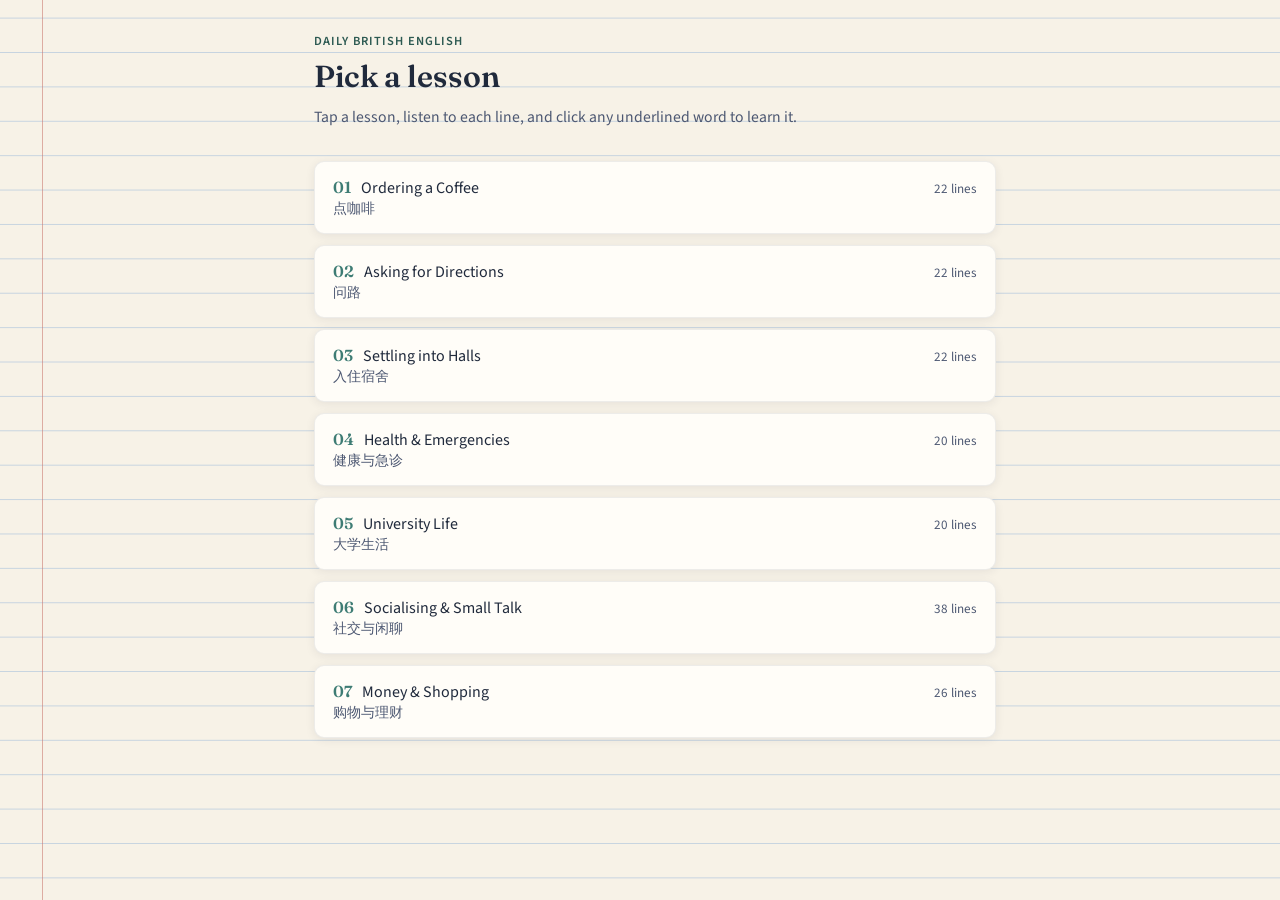
<file: index.html>
<!DOCTYPE html>
<html lang="en">
<head>
<meta charset="UTF-8">
<meta name="viewport" content="width=device-width, initial-scale=1.0">
<title>Daily British English</title>
<link rel="stylesheet" href="css/style.css">
</head>
<body>
<div class="wrap">
  <div id="app"></div>
</div>
<script src="js/app.js"></script>
</body>
</html>
</file>
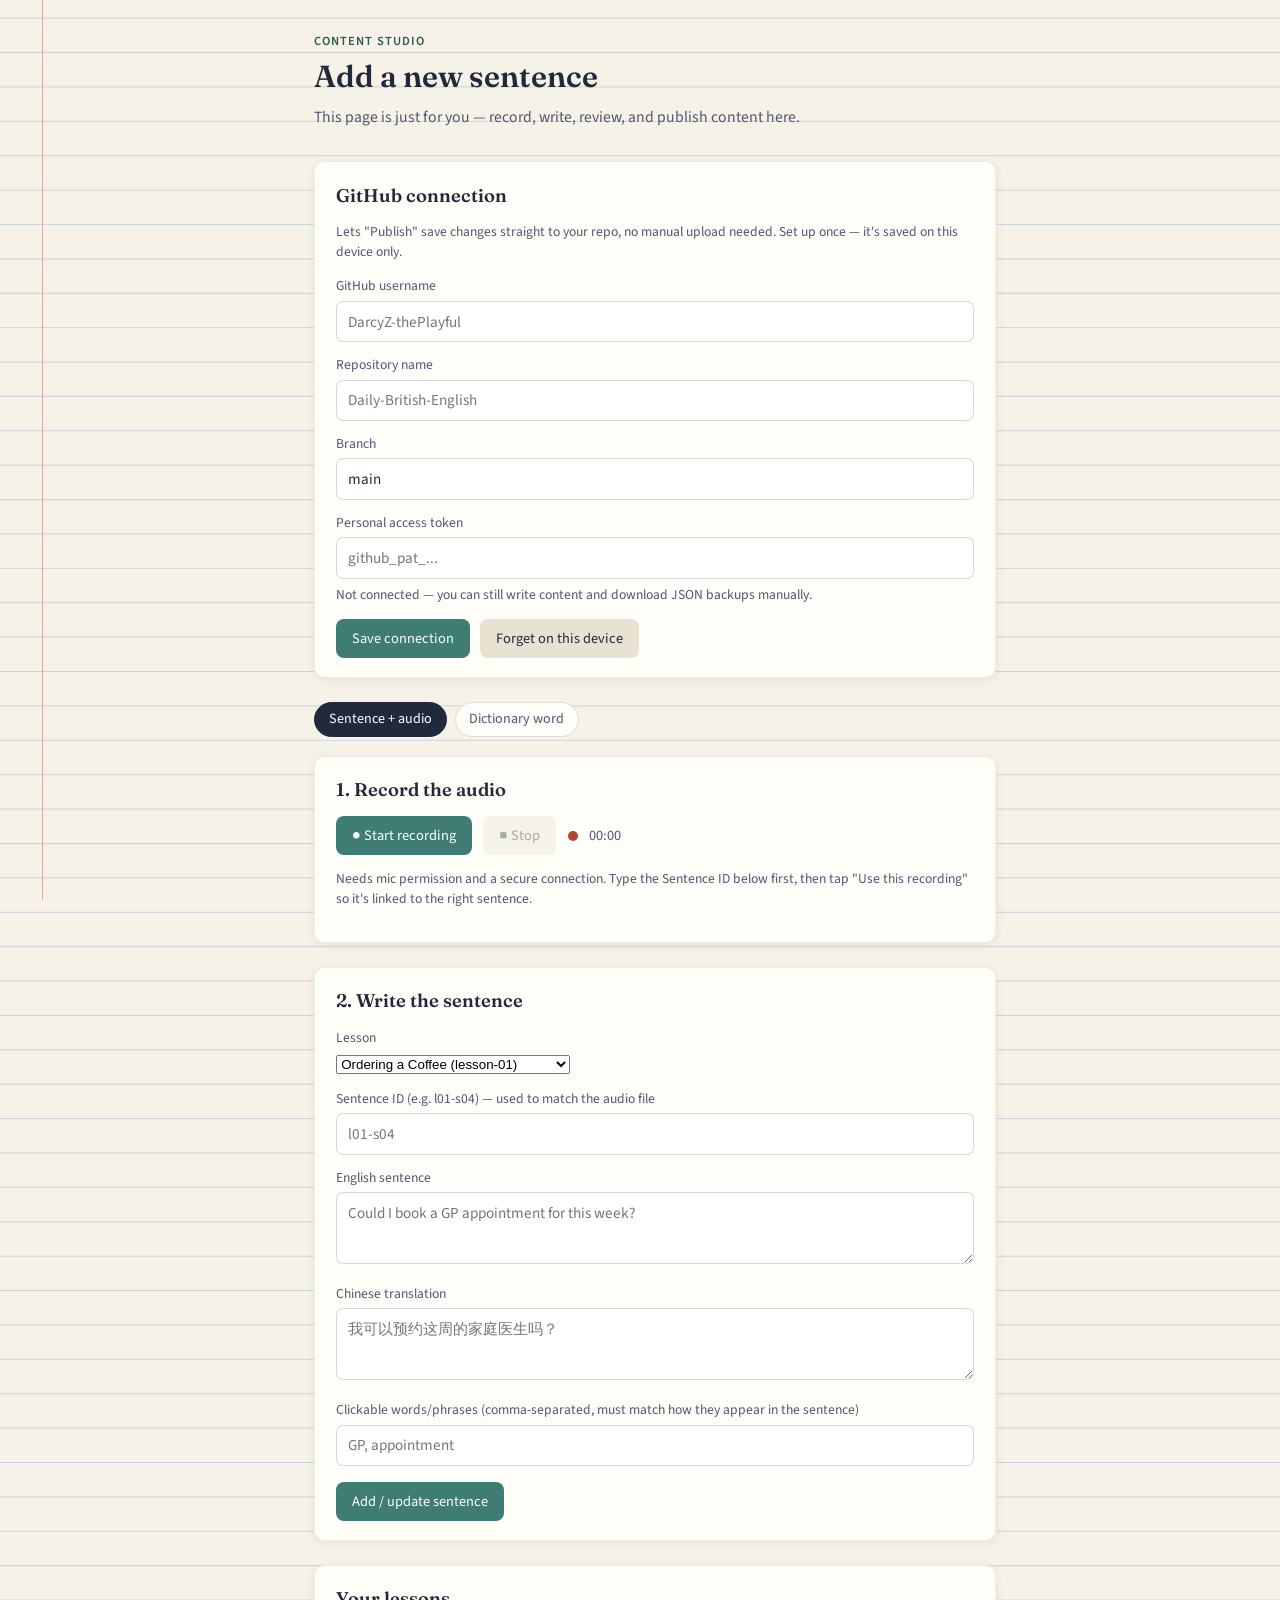
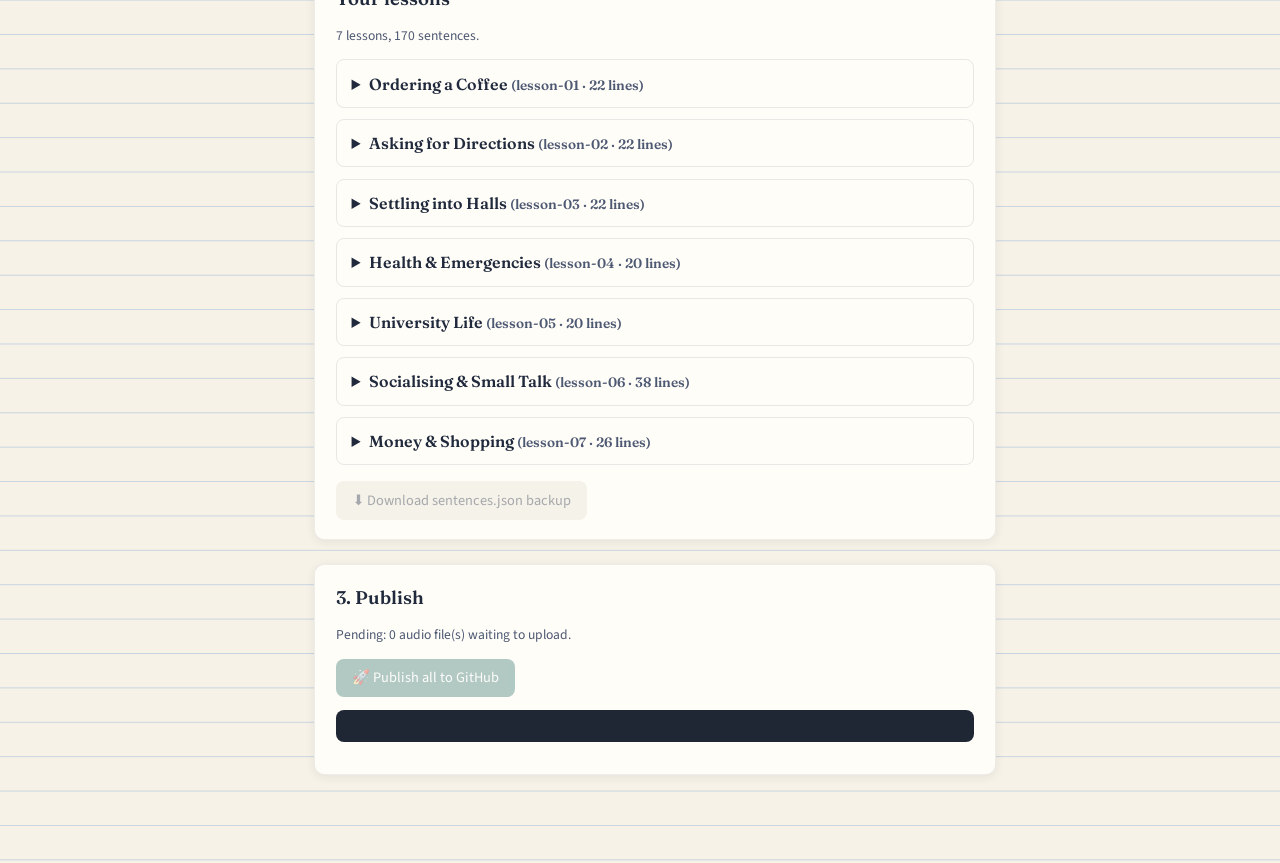
<file: admin.html>
<!DOCTYPE html>
<html lang="en">
<head>
<meta charset="UTF-8">
<meta name="viewport" content="width=device-width, initial-scale=1.0">
<title>Content Studio — Daily British English</title>
<link rel="stylesheet" href="css/style.css">
</head>
<body>
<div class="wrap">
  <header class="top">
    <div class="eyebrow">Content Studio</div>
    <h1>Add a new sentence</h1>
    <p>This page is just for you — record, write, review, and publish content here.</p>
  </header>

  <div class="admin-section">
    <h2>GitHub connection</h2>
    <p class="hint">Lets "Publish" save changes straight to your repo, no manual upload needed. Set up once — it's saved on this device only.</p>
    <label>GitHub username</label>
    <input type="text" id="ghOwner" placeholder="DarcyZ-thePlayful">
    <label>Repository name</label>
    <input type="text" id="ghRepo" placeholder="Daily-British-English">
    <label>Branch</label>
    <input type="text" id="ghBranch" placeholder="main">
    <label>Personal access token</label>
    <input type="text" id="ghToken" placeholder="github_pat_...">
    <p class="hint" id="ghStatus">Not connected.</p>
    <div style="margin-top:0.6rem; display:flex; gap:0.6rem;">
      <button id="saveGhBtn" class="btn btn-primary">Save connection</button>
      <button id="forgetGhBtn" class="btn btn-secondary">Forget on this device</button>
    </div>
  </div>

  <div class="tabs">
    <button id="tab-sentence" class="tab-btn active" onclick="showTab('sentence')">Sentence + audio</button>
    <button id="tab-dictionary" class="tab-btn" onclick="showTab('dictionary')">Dictionary word</button>
  </div>

  <!-- SENTENCE TAB -->
  <div id="panel-sentence" class="tab-panel">

    <div class="admin-section" id="recordSection">
      <h2>1. Record the audio</h2>
      <p class="hint status-ok" id="recTargetHint" style="display:none;"></p>
      <div class="record-row">
        <button id="startRecBtn" class="btn btn-primary">● Start recording</button>
        <button id="stopRecBtn" class="btn btn-secondary" disabled>■ Stop</button>
        <span class="rec-dot" id="recDot"></span>
        <span class="timer" id="recTimer">00:00</span>
      </div>
      <div class="record-row" id="recPlaybackWrap" style="display:none;">
        <audio id="recPlayback" controls></audio>
        <button id="reRecordBtn" class="btn btn-secondary">↺ Re-record</button>
        <button id="deleteRecBtn" class="btn btn-danger">Delete</button>
        <button id="useRecBtn" class="btn btn-primary">✓ Use this recording</button>
        <button id="publishRecBtn" class="btn btn-primary">💾 保存并发布这段录音</button>
        <button id="downloadRecBtn" class="btn btn-secondary">⬇ Local copy</button>
      </div>
      <p class="hint" id="recStatus"></p>
      <p class="hint" id="recGenericHint">Needs mic permission and a secure connection. Type the Sentence ID below first, then tap "Use this recording" so it's linked to the right sentence.</p>
    </div>
    <div id="recordSectionAnchor" style="display:none;"></div>

    <div class="admin-section">
      <h2>2. Write the sentence</h2>

      <label>Lesson</label>
      <select id="lessonSelect"></select>

      <div id="newLessonFields" style="display:none;">
        <label>New lesson ID (e.g. lesson-04)</label>
        <input type="text" id="newLessonId" placeholder="lesson-04">
        <label>New lesson title (English)</label>
        <input type="text" id="newLessonTitle" placeholder="At the GP">
        <label>New lesson title (Chinese)</label>
        <input type="text" id="newLessonTitleZh" placeholder="看医生">
      </div>

      <label>Sentence ID (e.g. l01-s04) — used to match the audio file</label>
      <input type="text" id="sentenceId" placeholder="l01-s04">

      <label>English sentence</label>
      <textarea id="sentenceEn" placeholder="Could I book a GP appointment for this week?"></textarea>

      <label>Chinese translation</label>
      <textarea id="sentenceZh" placeholder="我可以预约这周的家庭医生吗？"></textarea>

      <label>Clickable words/phrases (comma-separated, must match how they appear in the sentence)</label>
      <input type="text" id="sentenceWords" placeholder="GP, appointment">

      <div style="margin-top:1rem;">
        <button id="addSentenceBtn" class="btn btn-primary">Add / update sentence</button>
      </div>
    </div>

    <div class="admin-section">
      <h2>Your lessons</h2>
      <p class="hint"><span id="lessonCount">0</span> lessons, <span id="sentenceCount">0</span> sentences.</p>
      <div id="sentenceList"></div>
      <div style="margin-top:1rem;">
        <button id="downloadSentencesBtn" class="btn btn-secondary" disabled>⬇ Download sentences.json backup</button>
      </div>
    </div>
  </div>

  <!-- DICTIONARY TAB -->
  <div id="panel-dictionary" class="tab-panel" style="display:none;">
    <div class="admin-section">
      <h2>Add a dictionary word</h2>
      <label>Word or phrase (lowercase, exactly as it appears in sentences)</label>
      <input type="text" id="dictWord" placeholder="gp appointment">
      <label>Chinese meaning</label>
      <input type="text" id="dictZh" placeholder="家庭医生预约">
      <label>Note (optional context or usage tip)</label>
      <textarea id="dictNote" placeholder="GP = General Practitioner, your local family doctor in the UK."></textarea>
      <div style="margin-top:1rem;">
        <button id="addDictWordBtn" class="btn btn-primary">Add / update word</button>
      </div>
    </div>

    <div class="admin-section">
      <h2>Your dictionary</h2>
      <p class="hint"><span id="dictCount">0</span> words.</p>
      <div id="dictionaryList"></div>
      <div style="margin-top:1rem;">
        <button id="downloadDictionaryBtn" class="btn btn-secondary" disabled>⬇ Download dictionary.json backup</button>
      </div>
    </div>
  </div>

  <div class="admin-section">
    <h2>3. Publish</h2>
    <p class="hint" id="publishSummary">Pending: nothing yet.</p>
    <button id="publishBtn" class="btn btn-primary" disabled>🚀 Publish all to GitHub</button>
    <pre class="output" id="publishLog" style="margin-top:0.8rem; min-height:2rem;"></pre>
  </div>

</div>
<script src="js/admin.js"></script>
</body>
</html>
</file>
<file: css/style.css>
@import url('https://fonts.googleapis.com/css2?family=Fraunces:opsz,wght@9..144,500;9..144,600;9..144,700&family=Source+Sans+3:wght@400;500;600;700&display=swap');

:root {
  --paper: #f7f2e7;
  --paper-line: #c7d4e0;
  --margin-line: #c9736a;
  --ink: #202a3c;
  --ink-soft: #4d5872;
  --accent: #3e7c74;
  --accent-dark: #2c5951;
  --card: #fffdf8;
  --shadow: 0 2px 10px rgba(32, 42, 60, 0.08);
  --radius: 10px;
}

* { box-sizing: border-box; }

html { -webkit-text-size-adjust: 100%; }

body {
  margin: 0;
  min-height: 100vh;
  background: var(--paper);
  background-image:
    linear-gradient(var(--paper-line) 1px, transparent 1px);
  background-size: 100% 2.15rem;
  background-position: 0 5.4rem;
  color: var(--ink);
  font-family: 'Source Sans 3', system-ui, sans-serif;
  line-height: 1.5;
  position: relative;
}

body::before {
  content: "";
  position: fixed;
  top: 0;
  bottom: 0;
  left: 2.6rem;
  width: 1px;
  background: var(--margin-line);
  opacity: 0.55;
  z-index: 0;
}

@media (max-width: 640px) {
  body::before { left: 1.2rem; }
}

h1, h2, h3 {
  font-family: 'Fraunces', Georgia, serif;
  font-weight: 600;
  margin: 0;
  color: var(--ink);
}

a { color: inherit; }

.wrap {
  position: relative;
  z-index: 1;
  max-width: 760px;
  margin: 0 auto;
  padding: 2rem 1.5rem 4rem 3.4rem;
}

@media (max-width: 640px) {
  .wrap { padding: 1.5rem 1rem 3rem 2rem; }
}

header.top {
  margin-bottom: 2rem;
}

header.top .eyebrow {
  font-size: 0.78rem;
  letter-spacing: 0.08em;
  text-transform: uppercase;
  color: var(--accent-dark);
  font-weight: 600;
}

header.top h1 {
  font-size: 1.9rem;
  margin-top: 0.2rem;
}

header.top p {
  color: var(--ink-soft);
  margin-top: 0.4rem;
  font-size: 0.98rem;
}

/* Lesson list */
.lesson-list {
  display: flex;
  flex-direction: column;
  gap: 0.7rem;
}

.lesson-btn {
  display: flex;
  align-items: baseline;
  justify-content: space-between;
  gap: 1rem;
  width: 100%;
  text-align: left;
  background: var(--card);
  border: 1px solid rgba(32,42,60,0.08);
  border-radius: var(--radius);
  padding: 0.9rem 1.1rem;
  cursor: pointer;
  box-shadow: var(--shadow);
  font-family: inherit;
  font-size: 1rem;
  color: var(--ink);
  transition: transform 0.12s ease, box-shadow 0.12s ease;
}

.lesson-btn:hover { transform: translateY(-1px); box-shadow: 0 4px 14px rgba(32,42,60,0.12); }

.lesson-btn .num {
  font-family: 'Fraunces', serif;
  color: var(--accent);
  font-weight: 600;
  margin-right: 0.6rem;
}

.lesson-btn .titles { flex: 1; }
.lesson-btn .titles .zh { color: var(--ink-soft); font-size: 0.86rem; }
.lesson-btn .count { color: var(--ink-soft); font-size: 0.82rem; white-space: nowrap; }

/* Back link */
.back-link {
  display: inline-flex;
  align-items: center;
  gap: 0.3rem;
  background: none;
  border: none;
  color: var(--accent-dark);
  font-family: inherit;
  font-size: 0.92rem;
  cursor: pointer;
  padding: 0;
  margin-bottom: 1.2rem;
}

/* Sentence cards */
.sentence-card {
  background: var(--card);
  border-radius: var(--radius);
  border: 1px solid rgba(32,42,60,0.08);
  box-shadow: var(--shadow);
  padding: 1.1rem 1.2rem;
  margin-bottom: 1rem;
}

.sentence-card .en {
  font-family: 'Fraunces', Georgia, serif;
  font-size: 1.15rem;
  font-weight: 500;
  line-height: 1.5;
}

.sentence-card .zh {
  color: var(--ink-soft);
  margin-top: 0.35rem;
  font-size: 0.95rem;
}

.sentence-card .controls {
  display: flex;
  align-items: center;
  gap: 0.6rem;
  margin-top: 0.7rem;
}

.play-btn {
  display: inline-flex;
  align-items: center;
  gap: 0.4rem;
  background: var(--accent);
  color: #fff;
  border: none;
  border-radius: 999px;
  padding: 0.4rem 0.85rem;
  font-family: inherit;
  font-size: 0.88rem;
  cursor: pointer;
}

.play-btn:hover { background: var(--accent-dark); }
.play-btn[disabled] { opacity: 0.45; cursor: not-allowed; }

.word {
  border-bottom: 1.5px dotted var(--accent);
  cursor: pointer;
  color: var(--accent-dark);
}

.word:hover { background: rgba(62,124,116,0.12); }

/* Popup */
.popup-backdrop {
  position: fixed;
  inset: 0;
  background: rgba(32,42,60,0.35);
  display: flex;
  align-items: flex-end;
  justify-content: center;
  z-index: 10;
}

@media (min-width: 640px) {
  .popup-backdrop { align-items: center; }
}

.popup {
  background: var(--card);
  border-radius: var(--radius) var(--radius) 0 0;
  padding: 1.3rem 1.4rem 1.6rem;
  width: 100%;
  max-width: 420px;
  box-shadow: 0 -4px 24px rgba(0,0,0,0.18);
}

@media (min-width: 640px) {
  .popup { border-radius: var(--radius); }
}

.popup .word-title {
  font-family: 'Fraunces', serif;
  font-size: 1.3rem;
  font-weight: 600;
}

.popup .word-zh {
  color: var(--accent-dark);
  font-size: 1.05rem;
  margin-top: 0.2rem;
}

.popup .word-note {
  margin-top: 0.6rem;
  color: var(--ink-soft);
  font-size: 0.92rem;
  line-height: 1.5;
}

.popup .close-btn {
  margin-top: 1.1rem;
  background: var(--ink);
  color: #fff;
  border: none;
  border-radius: 8px;
  padding: 0.55rem 1rem;
  font-family: inherit;
  cursor: pointer;
}

/* Admin page bits reused */
.admin-section {
  background: var(--card);
  border-radius: var(--radius);
  border: 1px solid rgba(32,42,60,0.08);
  box-shadow: var(--shadow);
  padding: 1.2rem 1.3rem;
  margin-bottom: 1.5rem;
}

.admin-section h2 { font-size: 1.15rem; margin-bottom: 0.8rem; }

label {
  display: block;
  font-size: 0.85rem;
  color: var(--ink-soft);
  margin-top: 0.8rem;
  margin-bottom: 0.25rem;
}

input[type="text"], textarea {
  width: 100%;
  font-family: inherit;
  font-size: 0.95rem;
  padding: 0.55rem 0.7rem;
  border: 1px solid rgba(32,42,60,0.18);
  border-radius: 7px;
  background: #fff;
  color: var(--ink);
}

textarea { resize: vertical; min-height: 4.5rem; }

.btn {
  font-family: inherit;
  font-size: 0.9rem;
  border: none;
  border-radius: 8px;
  padding: 0.55rem 1rem;
  cursor: pointer;
}

.btn-primary { background: var(--accent); color: #fff; }
.btn-primary:hover { background: var(--accent-dark); }
.btn-danger { background: #b34434; color: #fff; }
.btn-secondary { background: #e8e2d3; color: var(--ink); }
.btn:disabled { opacity: 0.4; cursor: not-allowed; }

.record-row { display: flex; align-items: center; gap: 0.7rem; flex-wrap: wrap; margin-top: 0.6rem; }
.rec-dot { width: 10px; height: 10px; border-radius: 50%; background: #b34434; display: inline-block; }
.rec-dot.blink { animation: blink 1s infinite; }
@keyframes blink { 50% { opacity: 0.25; } }
.timer { font-variant-numeric: tabular-nums; color: var(--ink-soft); font-size: 0.9rem; }

pre.output {
  background: #1f2734;
  color: #dbe6e0;
  padding: 0.9rem 1rem;
  border-radius: 8px;
  font-size: 0.82rem;
  overflow-x: auto;
  white-space: pre-wrap;
  word-break: break-word;
}

.hint { color: var(--ink-soft); font-size: 0.85rem; margin-top: 0.4rem; }
.tabs { display: flex; gap: 0.5rem; margin-bottom: 1.2rem; }
.tab-btn {
  font-family: inherit; font-size: 0.88rem; padding: 0.4rem 0.85rem;
  border-radius: 999px; border: 1px solid rgba(32,42,60,0.15);
  background: var(--card); cursor: pointer; color: var(--ink-soft);
}
.tab-btn.active { background: var(--ink); color: #fff; border-color: var(--ink); }

.status-ok { color: var(--accent-dark); font-weight: 600; }

.btn-small { padding: 0.35rem 0.7rem; font-size: 0.82rem; }

.lesson-group {
  border: 1px solid rgba(32,42,60,0.1);
  border-radius: 8px;
  margin-bottom: 0.7rem;
  padding: 0.7rem 0.9rem;
}

.lesson-group summary {
  cursor: pointer;
  font-weight: 600;
  font-family: 'Fraunces', serif;
}

.list-item {
  display: flex;
  justify-content: space-between;
  align-items: center;
  gap: 0.8rem;
  padding: 0.6rem 0;
  border-top: 1px solid rgba(32,42,60,0.07);
}

.list-item:first-of-type { border-top: none; }

.li-en { font-family: 'Fraunces', serif; font-size: 0.98rem; }
.li-zh { color: var(--ink-soft); font-size: 0.86rem; margin-top: 0.15rem; }

.list-actions { display: flex; gap: 0.4rem; flex-shrink: 0; align-items: center; }

.recorder-inline {
  margin: 0.5rem 0 0.8rem;
  box-shadow: none;
  border: 1px dashed var(--accent);
  background: rgba(62,124,116,0.05);
}

.recorder-inline h2,
.recorder-inline #recGenericHint { display: none; }
</file>
